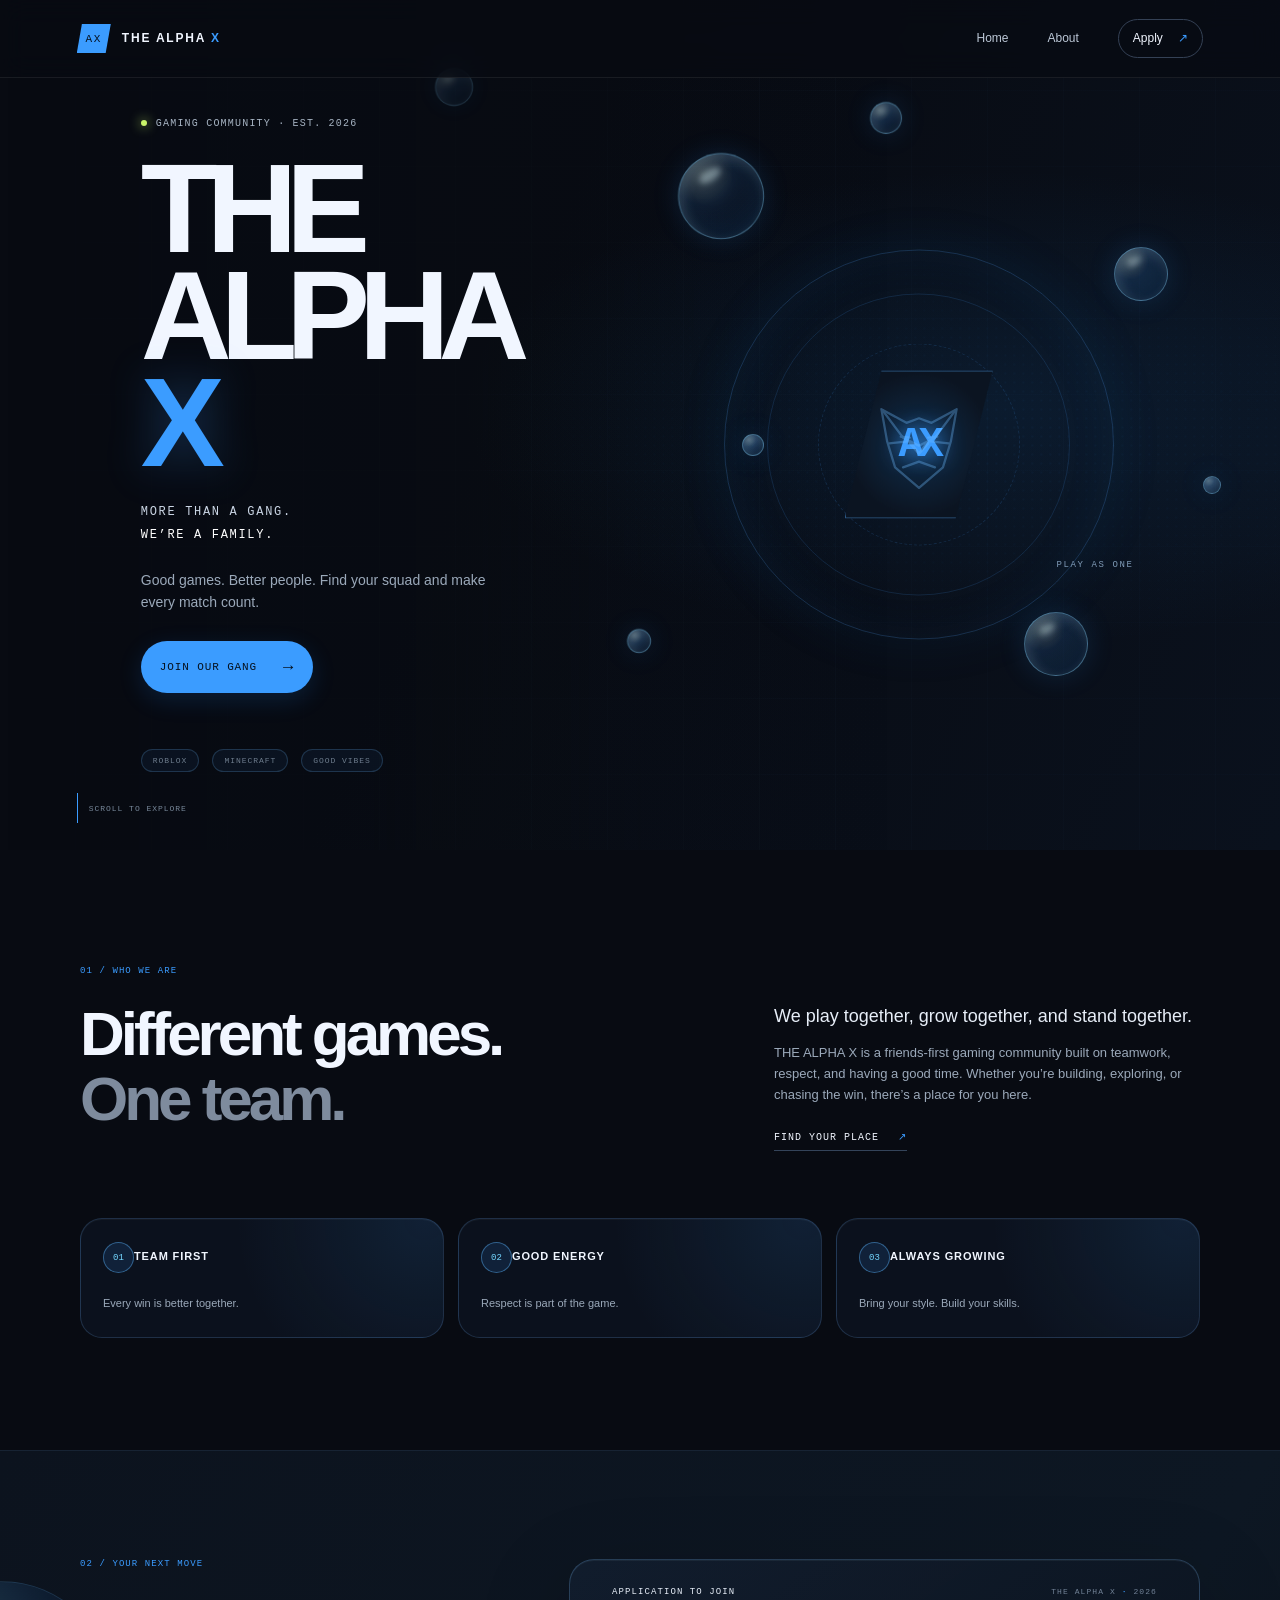
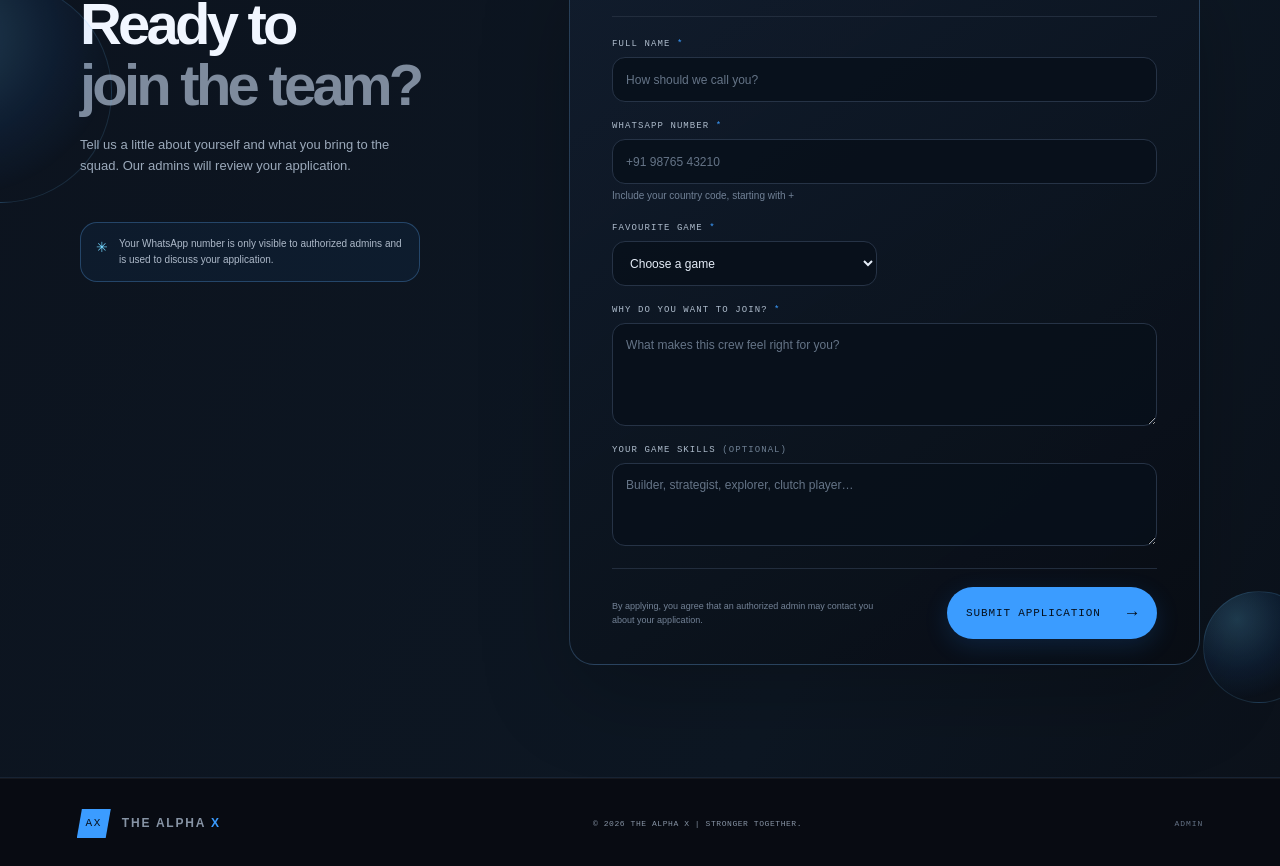
<file: index.html>
<!doctype html>
<html lang="en">
<head>
  <meta charset="utf-8">
  <meta name="viewport" content="width=device-width, initial-scale=1">
  <meta name="theme-color" content="#080b12">
  <meta name="description" content="More than a gang. We're a family. Apply to join THE ALPHA X gaming community.">
  <title>THE ALPHA X | Stronger Together</title>
  <link rel="icon" href="./favicon.svg" type="image/svg+xml">
  <link rel="stylesheet" href="./styles.css">
  <script src="./app.js" defer></script>
</head>
<body>
  <header class="site-header">
    <a class="brand" href="#home" aria-label="THE ALPHA X home"><span class="brand-mark">AX</span><span>THE ALPHA <b>X</b></span></a>
    <button class="menu-toggle" type="button" aria-expanded="false" aria-controls="site-nav">Menu</button>
    <nav id="site-nav" class="site-nav" aria-label="Main navigation">
      <a href="#home">Home</a><a href="#about">About</a><a class="nav-apply" href="#apply">Apply <span aria-hidden="true">↗</span></a>
    </nav>
  </header>

  <main>
    <section class="hero" id="home">
      <div class="hero-grid" aria-hidden="true"></div>
      <div class="bubble-field" aria-hidden="true">
        <span class="bubble bubble-1"></span><span class="bubble bubble-2"></span>
        <span class="bubble bubble-3"></span><span class="bubble bubble-4"></span>
        <span class="bubble bubble-5"></span><span class="bubble bubble-6"></span>
        <span class="bubble bubble-7"></span><span class="bubble bubble-8"></span>
      </div>
      <div class="hero-content">
        <div class="eyebrow"><span class="status-dot"></span> GAMING COMMUNITY · EST. 2026</div>
        <h1>THE ALPHA<br><span>X</span></h1>
        <p class="hero-tagline">MORE THAN A GANG.<br><strong>WE’RE A FAMILY.</strong></p>
        <p class="hero-copy">Good games. Better people. Find your squad and make every match count.</p>
        <a class="button button-primary" href="#apply">JOIN OUR GANG <span aria-hidden="true">→</span></a>
        <div class="hero-foot"><span>ROBLOX</span><i></i><span>MINECRAFT</span><i></i><span>GOOD VIBES</span></div>
      </div>
      <div class="hero-orbit" aria-hidden="true"><div class="orbit-ring"></div><div class="orbit-core"><svg class="wolf-emblem" viewBox="0 0 100 100" fill="none"><path d="M17 19 39 31 50 27 61 31 83 19 78 47 71 70 50 88 29 70 22 47 17 19Z"/><path d="m18 20 18 24 14 7 14-7 18-24M24 49l18-2 8 11 8-11 18 2M36 70l14-5 14 5M42 49l8 9 8-9"/><path d="m34 43 8 1M58 44l8-1"/></svg><span>AX</span></div><span class="orbit-label">PLAY AS ONE</span></div>
      <a class="scroll-cue" href="#about"><span></span> SCROLL TO EXPLORE</a>
    </section>

    <section class="about section-wrap" id="about">
      <div class="section-kicker">01 / WHO WE ARE</div>
      <div class="about-layout">
        <h2>Different games.<br><span>One team.</span></h2>
        <div class="about-copy"><p class="large-copy">We play together, grow together, and stand together.</p><p>THE ALPHA X is a friends-first gaming community built on teamwork, respect, and having a good time. Whether you’re building, exploring, or chasing the win, there’s a place for you here.</p><a class="text-link" href="#apply">FIND YOUR PLACE <span aria-hidden="true">↗</span></a></div>
      </div>
      <div class="value-row"><div><span>01</span><b>TEAM FIRST</b><p>Every win is better together.</p></div><div><span>02</span><b>GOOD ENERGY</b><p>Respect is part of the game.</p></div><div><span>03</span><b>ALWAYS GROWING</b><p>Bring your style. Build your skills.</p></div></div>
    </section>

    <section class="apply-section" id="apply">
      <div class="section-wrap apply-layout">
        <div class="apply-intro"><div class="section-kicker">02 / YOUR NEXT MOVE</div><h2>Ready to<br><span>join the team?</span></h2><p>Tell us a little about yourself and what you bring to the squad. Our admins will review your application.</p><div class="apply-note"><span class="note-icon">✳</span><span>Your WhatsApp number is only visible to authorized admins and is used to discuss your application.</span></div></div>
        <form id="application-form" class="application-form" novalidate>
          <div class="form-heading"><span>APPLICATION TO JOIN</span><span class="form-step">THE ALPHA X <b>·</b> 2026</span></div>
          <div class="field-grid">
            <label class="field field-wide"><span>FULL NAME <em>*</em></span><input name="fullName" autocomplete="name" maxlength="100" required placeholder="How should we call you?"><small class="field-error"></small></label>
            <label class="field field-wide"><span>WHATSAPP NUMBER <em>*</em></span><input name="whatsapp" type="tel" inputmode="tel" autocomplete="tel" maxlength="24" required placeholder="+91 98765 43210"><small class="field-hint">Include your country code, starting with +</small><small class="field-error"></small></label>
            <label class="field"><span>FAVOURITE GAME <em>*</em></span><select name="favouriteGame" required><option value="">Choose a game</option><option>Roblox</option><option>Minecraft</option><option>Other</option></select><small class="field-error"></small></label>
            <label class="field" id="other-game-field" hidden><span>GAME NAME <em>*</em></span><input name="otherGame" maxlength="60" placeholder="Which game?"><small class="field-error"></small></label>
            <label class="field field-wide"><span>WHY DO YOU WANT TO JOIN? <em>*</em></span><textarea name="reason" rows="4" maxlength="1200" required placeholder="What makes this crew feel right for you?"></textarea><small class="field-error"></small></label>
            <label class="field field-wide"><span>YOUR GAME SKILLS <small>(OPTIONAL)</small></span><textarea name="skills" rows="3" maxlength="1200" placeholder="Builder, strategist, explorer, clutch player…"></textarea><small class="field-error"></small></label>
          </div>
          <label class="honeypot" aria-hidden="true">Leave this field empty<input name="website" tabindex="-1" autocomplete="off"></label>
          <div class="form-bottom"><p>By applying, you agree that an authorized admin may contact you about your application.</p><button class="button button-primary" type="submit"><span>SUBMIT APPLICATION</span><span aria-hidden="true">→</span></button></div>
          <div id="form-message" class="form-message" role="status" aria-live="polite" hidden></div>
        </form>
      </div>
    </section>
  </main>

  <footer class="site-footer"><a class="brand" href="#home"><span class="brand-mark">AX</span><span>THE ALPHA <b>X</b></span></a><span>© 2026 THE ALPHA X | STRONGER TOGETHER.</span><a class="footer-admin" href="./admin.html">ADMIN</a></footer>
</body>
</html>
</file>
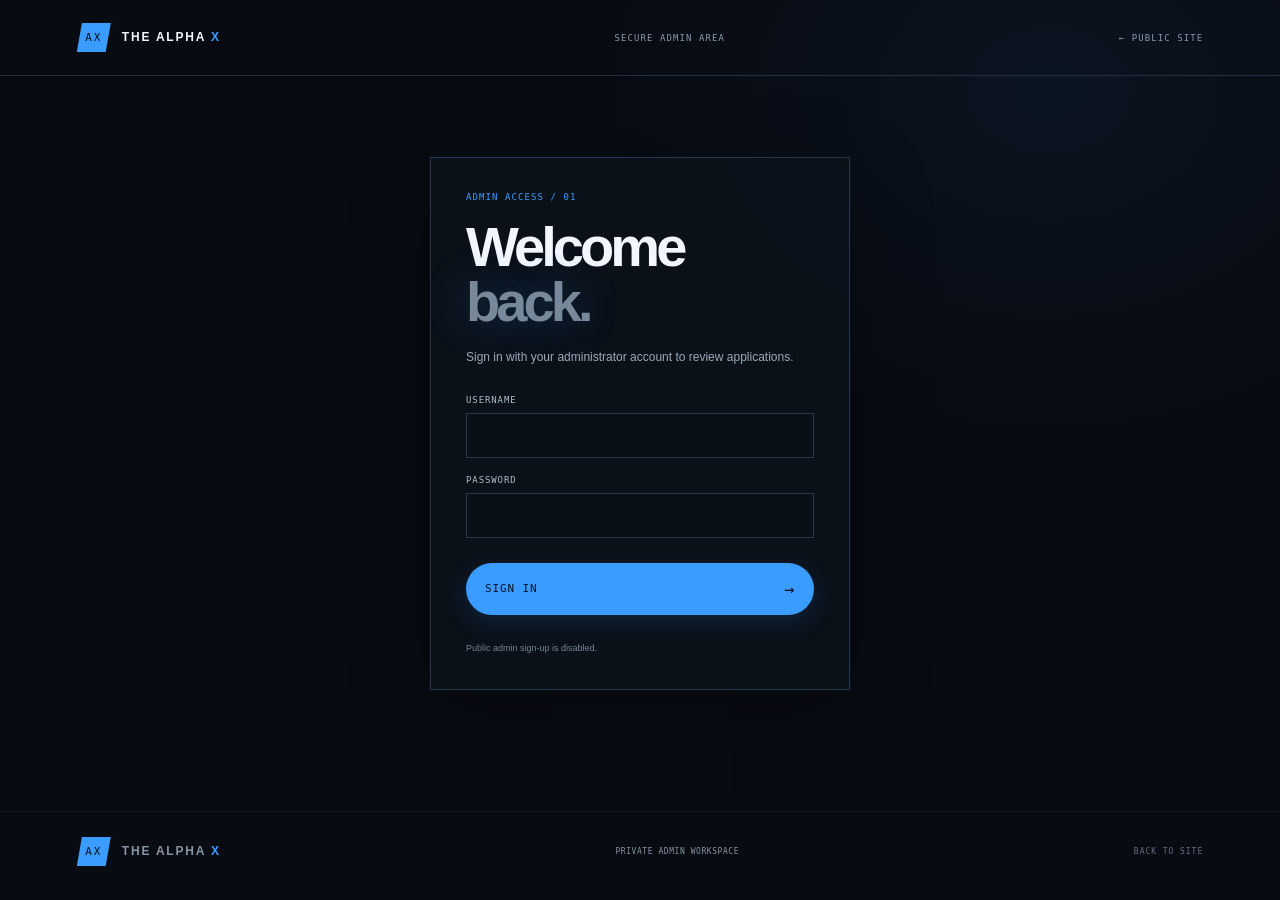
<file: admin.html>
<!doctype html>
<html lang="en">
<head><meta charset="utf-8"><meta name="viewport" content="width=device-width, initial-scale=1"><meta name="theme-color" content="#080b12"><title>Admin | THE ALPHA X</title><link rel="icon" href="./favicon.svg" type="image/svg+xml"><link rel="stylesheet" href="./styles.css"><link rel="stylesheet" href="./admin.css"><script src="./admin.js" defer></script></head>
<body class="admin-body">
  <header class="admin-header"><a class="brand" href="./"><span class="brand-mark">AX</span><span>THE ALPHA <b>X</b></span></a><span class="admin-label">SECURE ADMIN AREA</span><a class="admin-back" href="./">← PUBLIC SITE</a></header>
  <main class="admin-main">
    <section id="login-panel" class="login-panel">
      <div class="section-kicker">ADMIN ACCESS / 01</div><h1>Welcome<br><span>back.</span></h1><p>Sign in with your administrator account to review applications.</p>
      <form id="login-form"><label class="admin-field">USERNAME<input name="username" autocomplete="username" required maxlength="80"></label><label class="admin-field">PASSWORD<input name="password" type="password" autocomplete="current-password" required maxlength="1024"></label><button class="button button-primary" type="submit"><span>SIGN IN</span><span aria-hidden="true">→</span></button><div id="login-message" class="admin-message" role="alert" hidden></div></form>
      <small class="login-foot">Public admin sign-up is disabled.</small>
    </section>
    <section id="dashboard" hidden>
      <div class="dashboard-top"><div><div class="section-kicker">ADMIN / APPLICATIONS</div><h1>Application<br><span>inbox.</span></h1></div><div class="dashboard-actions"><span id="signed-in-as" class="signed-in"></span><button id="logout-button" class="outline-button" type="button">SIGN OUT</button></div></div>
      <div class="dashboard-toolbar"><div id="filter-tabs" class="filter-tabs" role="tablist" aria-label="Filter applications"><button type="button" data-filter="All" class="active">ALL</button><button type="button" data-filter="Pending">PENDING</button><button type="button" data-filter="Accepted">ACCEPTED</button><button type="button" data-filter="Rejected">REJECTED</button></div><button id="refresh-button" class="outline-button" type="button">↻ REFRESH</button></div>
      <div id="dashboard-message" class="admin-message" role="status" hidden></div>
      <div id="application-list" class="application-list" aria-live="polite"></div>
    </section>
  </main>
  <footer class="site-footer admin-footer"><a class="brand" href="./"><span class="brand-mark">AX</span><span>THE ALPHA <b>X</b></span></a><span>PRIVATE ADMIN WORKSPACE</span><a class="footer-admin" href="./">BACK TO SITE</a></footer>
</body>
</html>
</file>
<file: styles.css>
:root{--bg:#080b12;--panel:#101722;--panel2:#0c121c;--line:#222d3d;--text:#f1f6ff;--muted:#9ba9ba;--blue:#3b9cff;--cyan:#74d7ff;--lime:#c9f36a;--mono:'DM Mono',monospace;--sans:'Manrope',Arial,sans-serif}*{box-sizing:border-box}html{scroll-behavior:smooth;scroll-padding-top:88px}body{margin:0;background:var(--bg);color:var(--text);font-family:var(--sans);font-size:14px;line-height:1.6}a{color:inherit;text-decoration:none}button,input,textarea,select{font:inherit}.site-header{height:78px;padding:0 clamp(22px,6vw,92px);display:flex;align-items:center;justify-content:space-between;border-bottom:1px solid rgba(255,255,255,.07);position:absolute;z-index:5;top:0;left:0;width:100%;background:rgba(8,11,18,.68);backdrop-filter:blur(14px)}.brand{display:inline-flex;align-items:center;gap:11px;font-size:12px;letter-spacing:.15em;font-weight:800}.brand b{color:var(--blue)}.brand-mark{height:29px;width:34px;display:grid;place-items:center;background:var(--blue);color:#06111e;font:500 11px var(--mono);clip-path:polygon(15% 0,100% 0,85% 100%,0 100%)}.site-nav{display:flex;align-items:center;gap:39px;font-size:12px;color:#bdc9d8}.site-nav a{transition:color .2s}.site-nav a:hover,.footer-admin:hover{color:var(--cyan)}.site-nav .nav-apply{color:var(--text);border:1px solid #344155;padding:9px 14px}.nav-apply span{color:var(--blue);margin-left:12px}.menu-toggle{display:none}.hero{min-height:690px;height:min(850px,100svh);position:relative;display:flex;align-items:center;overflow:hidden;padding:110px clamp(22px,11vw,165px) 70px;background:radial-gradient(ellipse at 78% 48%,rgba(19,74,127,.22),transparent 38%),linear-gradient(112deg,#080b12 40%,#0a111d 100%)}.hero:after{content:"";position:absolute;inset:0;background:linear-gradient(90deg,rgba(8,11,18,.2),transparent 70%),repeating-linear-gradient(0deg,transparent 0 75px,rgba(98,157,218,.035) 76px),repeating-linear-gradient(90deg,transparent 0 75px,rgba(98,157,218,.035) 76px);mask-image:linear-gradient(90deg,transparent,black 65%);pointer-events:none}.hero-grid{position:absolute;inset:0;background:radial-gradient(circle at 70% 50%,rgba(57,156,255,.13),transparent 2px);background-size:9px 9px;mask-image:radial-gradient(ellipse at 77% 52%,black,transparent 42%);opacity:.35}.hero-content{position:relative;z-index:1;max-width:540px}.eyebrow,.section-kicker,.hero-foot,.scroll-cue,.form-heading,.field>span,.footer-admin{font:10px var(--mono);letter-spacing:.12em}.eyebrow{color:#a7b4c3;display:flex;align-items:center;gap:9px}.status-dot{width:6px;height:6px;background:var(--lime);border-radius:50%;box-shadow:0 0 12px var(--lime)}h1{font-size:clamp(64px,10vw,126px);line-height:.85;letter-spacing:-.09em;margin:26px 0 25px;font-weight:800}h1 span{color:var(--blue);text-shadow:0 0 45px rgba(59,156,255,.3)}.hero-tagline{font:12px var(--mono);letter-spacing:.14em;color:#cad5e4;line-height:1.9}.hero-tagline strong{color:#fff;font-weight:500}.hero-copy{font-size:14px;color:var(--muted);max-width:370px;margin:22px 0 28px}.button{min-height:52px;border:0;display:inline-flex;align-items:center;justify-content:space-between;gap:26px;padding:0 19px;font:11px var(--mono);letter-spacing:.08em;cursor:pointer;transition:transform .2s,box-shadow .2s,background .2s}.button:hover{transform:translateY(-2px)}.button-primary{color:#06111e;background:var(--blue);box-shadow:0 7px 25px rgba(34,139,255,.16)}.button-primary:hover{background:var(--cyan);box-shadow:0 9px 30px rgba(34,139,255,.25)}.button-primary span:last-child{font-size:17px}.hero-foot{display:flex;align-items:center;gap:13px;color:#6f7d8e;margin-top:56px;font-size:8px}.hero-foot i{height:3px;width:3px;border-radius:50%;background:var(--blue)}.hero-orbit{position:absolute;z-index:1;right:clamp(5%,13vw,210px);top:50%;transform:translateY(-45%);width:min(36vw,390px);aspect-ratio:1;display:grid;place-items:center;color:var(--blue)}.orbit-ring{position:absolute;inset:0;border:1px solid rgba(78,164,255,.22);border-radius:50%;box-shadow:inset 0 0 45px rgba(37,116,197,.08),0 0 55px rgba(30,110,190,.08)}.orbit-ring:before,.orbit-ring:after{content:"";position:absolute;border:1px solid rgba(78,164,255,.15);border-radius:50%;inset:11%}.orbit-ring:after{inset:24%;border-style:dashed;animation:spin 60s linear infinite}.orbit-core{position:relative;width:38%;aspect-ratio:1;display:grid;place-items:center;border:1px solid rgba(87,173,255,.45);background:radial-gradient(circle,#102d4b,#0b1421 70%);clip-path:polygon(25% 0,100% 0,75% 100%,0 100%);font:600 clamp(22px,4vw,42px) var(--mono);letter-spacing:-.12em;text-shadow:0 0 22px var(--blue);box-shadow:0 0 80px rgba(46,139,237,.15)}.wolf-emblem{position:absolute;width:78%;height:78%;opacity:.34}.wolf-emblem path{stroke:#71bdff;stroke-width:2;stroke-linecap:round;stroke-linejoin:round}.orbit-label{position:absolute;right:-20px;bottom:18%;font:9px var(--mono);letter-spacing:.18em;color:#7f9bb7}.scroll-cue{position:absolute;z-index:1;bottom:27px;left:clamp(22px,6vw,92px);font-size:8px;color:#78889a;display:flex;align-items:center;gap:11px}.scroll-cue span{width:1px;height:30px;background:var(--blue)}.section-wrap{width:min(1120px,calc(100% - 48px));margin-inline:auto}.about{padding:116px 0 112px}.section-kicker{color:var(--blue);font-size:9px}.about-layout{display:grid;grid-template-columns:1fr .72fr;gap:8vw;align-items:start;margin:25px 0 67px}h2{font-size:clamp(36px,5.2vw,62px);line-height:1.05;letter-spacing:-.065em;margin:0;font-weight:700}h2 span{color:#7e8b9d}.about-copy{max-width:440px}.large-copy{font-size:18px;line-height:1.45;color:#e7eef8;margin:2px 0 14px}.about-copy>p:not(.large-copy){color:var(--muted);font-size:13px}.text-link{display:inline-block;font:10px var(--mono);letter-spacing:.1em;margin-top:13px;border-bottom:1px solid #34445a;padding-bottom:7px}.text-link span{color:var(--blue);margin-left:12px}.value-row{display:grid;grid-template-columns:repeat(3,1fr);border-top:1px solid var(--line);border-bottom:1px solid var(--line)}.value-row>div{padding:23px 22px 24px 0;position:relative}.value-row>div+div{padding-left:25px;border-left:1px solid var(--line)}.value-row span{display:block;font:9px var(--mono);color:var(--blue);margin-bottom:17px}.value-row b{font-size:11px;letter-spacing:.08em}.value-row p{font-size:11px;color:var(--muted);margin:5px 0 0}.apply-section{background:linear-gradient(120deg,#0c131e,#0d1723 70%,#0b111a);border-top:1px solid #172333;border-bottom:1px solid #172333;padding:108px 0 112px}.apply-layout{display:grid;grid-template-columns:.76fr 1.24fr;gap:8vw;align-items:start}.apply-intro h2{font-size:clamp(38px,5vw,58px);margin:25px 0 19px}.apply-intro>p{color:var(--muted);max-width:340px;font-size:13px}.apply-note{border-left:2px solid var(--blue);padding:11px 0 11px 14px;margin-top:46px;display:flex;gap:11px;max-width:340px;color:#aebaca;font-size:10px;line-height:1.6}.note-icon{color:var(--cyan);font-size:14px}.application-form{background:rgba(8,12,19,.72);border:1px solid #253347;padding:27px clamp(20px,3.4vw,42px) 25px;box-shadow:0 28px 90px rgba(0,0,0,.18)}.form-heading{display:flex;justify-content:space-between;gap:12px;padding-bottom:19px;border-bottom:1px solid var(--line);color:#e7eef8;font-size:9px}.form-step{color:#718196;font-size:8px}.form-step b{color:var(--blue)}.field-grid{display:grid;grid-template-columns:1fr 1fr;gap:19px 16px;padding:22px 0}.field{display:flex;flex-direction:column;gap:8px;min-width:0}.field-wide{grid-column:1/-1}.field>span{font-size:9px;color:#aebccc}.field em{font-style:normal;color:var(--blue)}.field>span small{font:9px var(--mono);color:#6f8094}.field input,.field select,.field textarea{width:100%;color:var(--text);background:#0c121b;border:1px solid #263346;border-radius:0;padding:12px 13px;outline:0;font-size:12px;transition:border-color .2s,box-shadow .2s}.field input,.field select{height:45px}.field textarea{resize:vertical;min-height:75px}.field input::placeholder,.field textarea::placeholder{color:#657487}.field select{color:#e5edf8}.field input:focus,.field select:focus,.field textarea:focus{border-color:var(--blue);box-shadow:0 0 0 2px rgba(59,156,255,.13)}.field-error{display:none;color:#ff8989;font-size:10px}.field.invalid .field-error{display:block}.field.invalid input,.field.invalid select,.field.invalid textarea{border-color:#df6363}.field-hint{color:#718196;font-size:10px;margin-top:-4px}.honeypot{position:absolute;left:-10000px;width:1px;height:1px;overflow:hidden}.form-bottom{border-top:1px solid var(--line);padding-top:18px;display:flex;align-items:center;justify-content:space-between;gap:20px}.form-bottom p{max-width:270px;margin:0;color:#738296;font-size:9px}.form-bottom .button{min-width:210px}.form-bottom .button:disabled{opacity:.6;cursor:wait}.form-message{margin-top:16px;padding:13px 15px;font-size:11px;border:1px solid #385738;background:rgba(99,169,94,.09);color:#bfe8b5}.form-message.error{border-color:#694144;background:rgba(169,70,77,.09);color:#ffc3c3}.site-footer{min-height:89px;padding:20px clamp(22px,6vw,92px);display:flex;align-items:center;justify-content:space-between;gap:18px;border-top:1px solid rgba(255,255,255,.05);color:#8794a5}.site-footer>span{font:8px var(--mono);letter-spacing:.07em}.footer-admin{color:#647285;font-size:8px}@keyframes spin{to{transform:rotate(360deg)}}@media(max-width:760px){.site-header{height:68px}.menu-toggle{display:block;border:1px solid #344155;color:#d8e2ee;background:transparent;padding:7px 10px;font:10px var(--mono);text-transform:uppercase}.site-nav{display:none;position:absolute;top:67px;left:0;right:0;background:#0b111a;padding:20px 24px;border-bottom:1px solid var(--line);flex-direction:column;align-items:flex-start;gap:19px}.site-nav.open{display:flex}.hero{height:auto;min-height:700px;padding-top:130px;padding-bottom:78px;align-items:flex-start}.hero-content{max-width:490px}.hero-orbit{width:260px;right:-90px;top:63%;opacity:.42}.hero-foot{margin-top:44px}.about{padding:82px 0}.about-layout{grid-template-columns:1fr;gap:23px;margin-bottom:42px}.about-layout h2{font-size:48px}.about-copy{max-width:570px}.value-row>div{padding-right:10px}.value-row>div+div{padding-left:12px}.value-row b{font-size:9px}.value-row p{font-size:9px}.apply-section{padding:78px 0}.apply-layout{grid-template-columns:1fr;gap:34px}.apply-intro h2{font-size:48px;margin:19px 0 13px}.apply-note{margin-top:24px}.application-form{padding:22px 19px}.site-footer{flex-wrap:wrap}.site-footer>span{order:3;flex-basis:100%;text-align:center;padding-top:10px;border-top:1px solid var(--line)}}@media(max-width:480px){.hero{min-height:660px;padding-left:24px;padding-right:24px}.hero-orbit{width:220px;right:-105px;top:65%}.scroll-cue{left:24px}.section-wrap{width:calc(100% - 40px)}.value-row{grid-template-columns:1fr}.value-row>div,.value-row>div+div{padding:15px 0;border-left:0;border-bottom:1px solid var(--line)}.value-row>div:last-child{border-bottom:0}.value-row span{display:inline-block;margin:0 11px 0 0}.field-grid{grid-template-columns:1fr}.field-wide{grid-column:auto}.form-heading{font-size:8px}.form-bottom{align-items:stretch;flex-direction:column}.form-bottom .button{width:100%}.form-bottom p{max-width:none}.site-footer .brand{font-size:10px}.site-footer>span{line-height:1.8}}@media(prefers-reduced-motion:reduce){*,*::before,*::after{scroll-behavior:auto!important;animation-duration:.01ms!important;animation-iteration-count:1!important;transition-duration:.01ms!important}}

[hidden]{display:none!important}

/* Bubble layer: purely decorative and kept behind the readable content. */
.bubble-field{position:absolute;inset:0;overflow:hidden;pointer-events:none;z-index:1}
.bubble{--size:50px;--drift:30px;position:absolute;width:var(--size);height:var(--size);border-radius:50%;border:1px solid rgba(132,210,255,.43);background:radial-gradient(circle at 28% 24%,rgba(205,244,255,.27),rgba(72,159,255,.13) 35%,rgba(27,103,179,.04) 70%);box-shadow:inset -9px -11px 22px rgba(61,143,231,.12),inset 4px 5px 13px rgba(215,249,255,.16),0 0 28px rgba(50,146,255,.15);animation:bubble-float 12s ease-in-out infinite alternate,bubble-glow 5s ease-in-out infinite alternate;will-change:transform,opacity}
.bubble:after{content:"";position:absolute;top:19%;left:23%;width:28%;height:13%;border-radius:50%;background:rgba(224,250,255,.38);filter:blur(3px);transform:rotate(-32deg)}
.bubble-1{--size:86px;--drift:-26px;left:53%;top:18%;animation-duration:11s,5s}
.bubble-2{--size:32px;--drift:34px;left:68%;top:12%;animation-duration:14s,6s;animation-delay:-4s}
.bubble-3{--size:54px;--drift:-40px;left:87%;top:29%;animation-duration:13s,4s;animation-delay:-8s}
.bubble-4{--size:24px;--drift:26px;left:49%;top:74%;animation-duration:10s,5s;animation-delay:-2s}
.bubble-5{--size:64px;--drift:48px;left:80%;top:72%;animation-duration:16s,7s;animation-delay:-9s}
.bubble-6{--size:18px;--drift:-19px;left:94%;top:56%;animation-duration:9s,4s;animation-delay:-5s}
.bubble-7{--size:38px;--drift:21px;left:34%;top:8%;animation-duration:15s,6s;animation-delay:-11s;opacity:.45}
.bubble-8{--size:22px;--drift:-30px;left:58%;top:51%;animation-duration:12s,5s;animation-delay:-6s}
@keyframes bubble-float{from{transform:translate3d(0,12px,0) scale(.96)}to{transform:translate3d(var(--drift),-42px,0) scale(1.08)}}
@keyframes bubble-glow{from{opacity:.38}to{opacity:.75}}

/* Rounded glass surfaces and restrained motion extend the bubble theme. */
.hero-orbit{animation:orbit-breathe 8s ease-in-out infinite alternate}
@keyframes orbit-breathe{from{filter:drop-shadow(0 0 0 rgba(66,164,255,0))}to{filter:drop-shadow(0 0 24px rgba(66,164,255,.25))}}
.button,.site-nav .nav-apply,.menu-toggle{border-radius:999px}
.button-primary{position:relative;overflow:hidden}
.button-primary:before{content:"";position:absolute;inset:0;transform:translateX(-130%) skewX(-20deg);background:linear-gradient(90deg,transparent,rgba(255,255,255,.28),transparent);transition:transform .6s ease;pointer-events:none}
.button-primary:hover:before{transform:translateX(130%) skewX(-20deg)}
.hero-foot span{padding:6px 11px;border:1px solid rgba(106,172,237,.22);border-radius:999px;background:rgba(36,94,150,.11)}
.hero-foot i{display:none}
.value-row{gap:14px;border:0}
.value-row>div,.value-row>div+div{border:1px solid rgba(100,157,219,.22);border-radius:22px;padding:23px 22px 24px;background:radial-gradient(circle at 95% 0,rgba(56,141,229,.12),transparent 52%),rgba(14,22,35,.66);box-shadow:inset 0 1px rgba(221,244,255,.04);transition:transform .25s ease,border-color .25s ease,box-shadow .25s ease}
.value-row>div:hover{transform:translateY(-6px);border-color:rgba(117,198,255,.5);box-shadow:0 14px 38px rgba(9,69,126,.13)}
.value-row span{display:inline-grid;place-items:center;width:31px;height:31px;border-radius:50%;border:1px solid rgba(93,183,255,.42);background:rgba(49,135,230,.14);color:var(--cyan)}
.apply-section{position:relative;overflow:hidden}
.apply-section:before,.apply-section:after{content:"";position:absolute;border-radius:50%;pointer-events:none;background:radial-gradient(circle at 30% 25%,rgba(101,201,255,.22),rgba(38,127,233,.09) 44%,transparent 71%);border:1px solid rgba(116,200,255,.14);animation:bubble-float 13s ease-in-out infinite alternate}
.apply-section:before{width:220px;height:220px;left:-110px;top:14%;--drift:35px}
.apply-section:after{width:110px;height:110px;right:-35px;bottom:8%;--drift:-28px;animation-delay:-6s}
.application-form{position:relative;border-radius:25px;border-color:rgba(112,172,233,.27);background:linear-gradient(145deg,rgba(18,30,47,.84),rgba(8,12,19,.88));box-shadow:0 28px 90px rgba(0,0,0,.22),inset 0 1px rgba(200,234,255,.06)}
.field input,.field select,.field textarea{border-radius:13px;background:rgba(8,16,27,.85)}
.apply-note{border:1px solid rgba(89,168,244,.3);border-radius:17px;background:rgba(38,106,176,.09);padding:13px 15px}
.form-message{border-radius:12px}
@media(max-width:760px){.bubble-1{left:67%;top:20%}.bubble-3,.bubble-5,.bubble-6{display:none}.bubble-7{left:75%;top:62%}.value-row{gap:10px}.value-row>div,.value-row>div+div{padding:17px 14px}}
@media(max-width:480px){.bubble-1{--size:58px;left:76%;top:25%}.bubble-2{left:70%;top:10%}.bubble-4{left:83%;top:74%}.bubble-8{display:none}.value-row{gap:10px}.value-row>div,.value-row>div+div{border:1px solid rgba(100,157,219,.22);padding:16px 18px}.value-row>div:last-child{border-bottom:1px solid rgba(100,157,219,.22)}.hero-foot{gap:6px;flex-wrap:wrap}.hero-foot span{font-size:7px;padding:5px 8px}}
@media(prefers-reduced-motion:reduce){.bubble,.hero-orbit,.apply-section:before,.apply-section:after{animation:none!important}.value-row>div:hover{transform:none}.button-primary:before{display:none}}
</file>
<file: admin.css>
.admin-body{min-height:100vh;background:radial-gradient(ellipse at 82% 10%,rgba(31,99,166,.1),transparent 30%),var(--bg)}.admin-header{height:76px;padding:0 clamp(20px,6vw,80px);border-bottom:1px solid var(--line);display:flex;align-items:center;justify-content:space-between}.admin-label,.admin-back{font:9px var(--mono);letter-spacing:.12em;color:#8998aa}.admin-back:hover{color:var(--cyan)}.admin-main{width:min(1080px,calc(100% - 40px));margin:0 auto;min-height:calc(100vh - 165px);padding:66px 0 80px}.login-panel{width:min(420px,100%);margin:15px auto;background:rgba(12,18,27,.84);border:1px solid #27364a;padding:34px 35px;box-shadow:0 20px 80px rgba(0,0,0,.24)}.login-panel h1,.dashboard-top h1{font-size:56px;line-height:.98;letter-spacing:-.07em;margin:18px 0}.login-panel h1 span,.dashboard-top h1 span{color:#78889b}.login-panel>p{font-size:12px;color:var(--muted);margin-bottom:28px}.admin-field{display:flex;flex-direction:column;gap:8px;margin:17px 0;font:9px var(--mono);letter-spacing:.1em;color:#aebccc}.admin-field input{height:45px;border:1px solid #29374a;background:#0a1018;color:white;padding:0 12px;outline:none;font:13px var(--sans)}.admin-field input:focus{border-color:var(--blue);box-shadow:0 0 0 2px rgba(59,156,255,.13)}.login-panel .button{width:100%;margin:8px 0 4px}.login-foot{display:block;color:#748398;font-size:9px;line-height:1.6;margin-top:22px}.admin-message{padding:12px 14px;margin:16px 0;border:1px solid #66434a;color:#ffc3c3;background:rgba(169,70,77,.08);font-size:11px}.dashboard-top{display:flex;align-items:flex-end;justify-content:space-between;gap:24px;margin-bottom:35px}.dashboard-top h1{margin-bottom:0}.dashboard-actions{display:flex;align-items:center;gap:14px}.signed-in{font-size:10px;color:#91a0b2}.outline-button{background:transparent;color:#cad5e4;border:1px solid #344358;padding:10px 13px;font:9px var(--mono);letter-spacing:.06em;cursor:pointer}.outline-button:hover{border-color:var(--blue);color:white}.dashboard-toolbar{display:flex;justify-content:space-between;align-items:center;border-top:1px solid var(--line);border-bottom:1px solid var(--line);padding:12px 0;margin-bottom:18px}.filter-tabs{display:flex;gap:5px}.filter-tabs button{border:1px solid transparent;background:transparent;color:#8b99aa;padding:9px 12px;font:9px var(--mono);cursor:pointer}.filter-tabs button:hover,.filter-tabs button.active{color:#eaf4ff;border-color:#31435a;background:#101a27}.filter-tabs button.active{box-shadow:inset 0 -2px var(--blue)}.application-list{display:grid;gap:12px}.empty-state{padding:45px 20px;text-align:center;border:1px dashed #334154;color:#8e9daf;font-size:12px}.application-card{background:#0e151f;border:1px solid #233145;padding:20px 22px;display:grid;grid-template-columns:minmax(160px,.74fr) minmax(240px,1.3fr) minmax(180px,.8fr);gap:20px;align-items:start}.applicant-name{font-size:17px;letter-spacing:-.03em;font-weight:700;margin:2px 0 6px}.applicant-date,.meta-label{font:8px var(--mono);letter-spacing:.1em;color:#74849a}.status-pill{display:inline-block;margin-top:12px;padding:5px 8px;font:8px var(--mono);letter-spacing:.08em;border:1px solid #47566b;color:#bcc9d9}.status-pill.pending{border-color:#705c2f;color:#f0d38a}.status-pill.accepted{border-color:#3e704e;color:#a8e6b6}.status-pill.rejected{border-color:#75464a;color:#ffaaa9}.app-detail{font-size:11px;color:#c5d0de;white-space:pre-wrap;overflow-wrap:anywhere;margin-top:5px}.app-meta{display:grid;gap:7px}.app-meta a{display:inline-block;color:#77c9ff;text-decoration:underline;text-underline-offset:3px;margin-top:7px}.app-meta a:hover{color:white}.note-area{width:100%;min-height:66px;resize:vertical;background:#0a1018;color:#edf5ff;border:1px solid #2a384b;padding:9px;font:11px var(--sans);outline:none}.note-area:focus{border-color:var(--blue)}.card-actions{display:flex;flex-direction:column;gap:9px;margin-top:11px}.card-actions select{height:36px;background:#0a1018;color:#dbe6f2;border:1px solid #344358;padding:0 9px;font:9px var(--mono)}.save-button{height:37px;background:#172b3e;color:#cce7ff;border:1px solid #315478;font:9px var(--mono);letter-spacing:.07em;cursor:pointer}.save-button:hover{background:#1d3e5c}.save-button:disabled{opacity:.5;cursor:wait}.admin-footer{min-height:80px}@media(max-width:800px){.application-card{grid-template-columns:1fr 1fr}.application-card>.app-copy{grid-column:1/-1;grid-row:2}.application-card>.app-actions{grid-column:2;grid-row:1/3}.app-meta{grid-column:1;grid-row:1}.applicant-block{grid-column:1;grid-row:1}.dashboard-top{align-items:flex-start}.dashboard-actions{flex-direction:column-reverse;align-items:flex-end}.filter-tabs button{padding:8px 7px;font-size:8px}}@media(max-width:560px){.admin-header{height:66px}.admin-label{display:none}.admin-main{padding-top:40px}.login-panel{padding:27px 22px}.dashboard-top h1{font-size:45px}.dashboard-toolbar{align-items:flex-start;gap:10px}.filter-tabs{flex-wrap:wrap}.filter-tabs button{padding:8px 9px}.dashboard-toolbar>.outline-button{white-space:nowrap}.application-card{grid-template-columns:1fr;gap:17px;padding:17px}.application-card>.applicant-block,.application-card>.app-meta,.application-card>.app-copy,.application-card>.app-actions{grid-column:1;grid-row:auto}.card-actions{display:grid;grid-template-columns:1fr 1fr}.application-card>.app-actions{display:grid}.application-card>.app-actions .note-area{grid-row:1;grid-column:1/-1}.site-footer>span{font-size:7px}}
</file>
